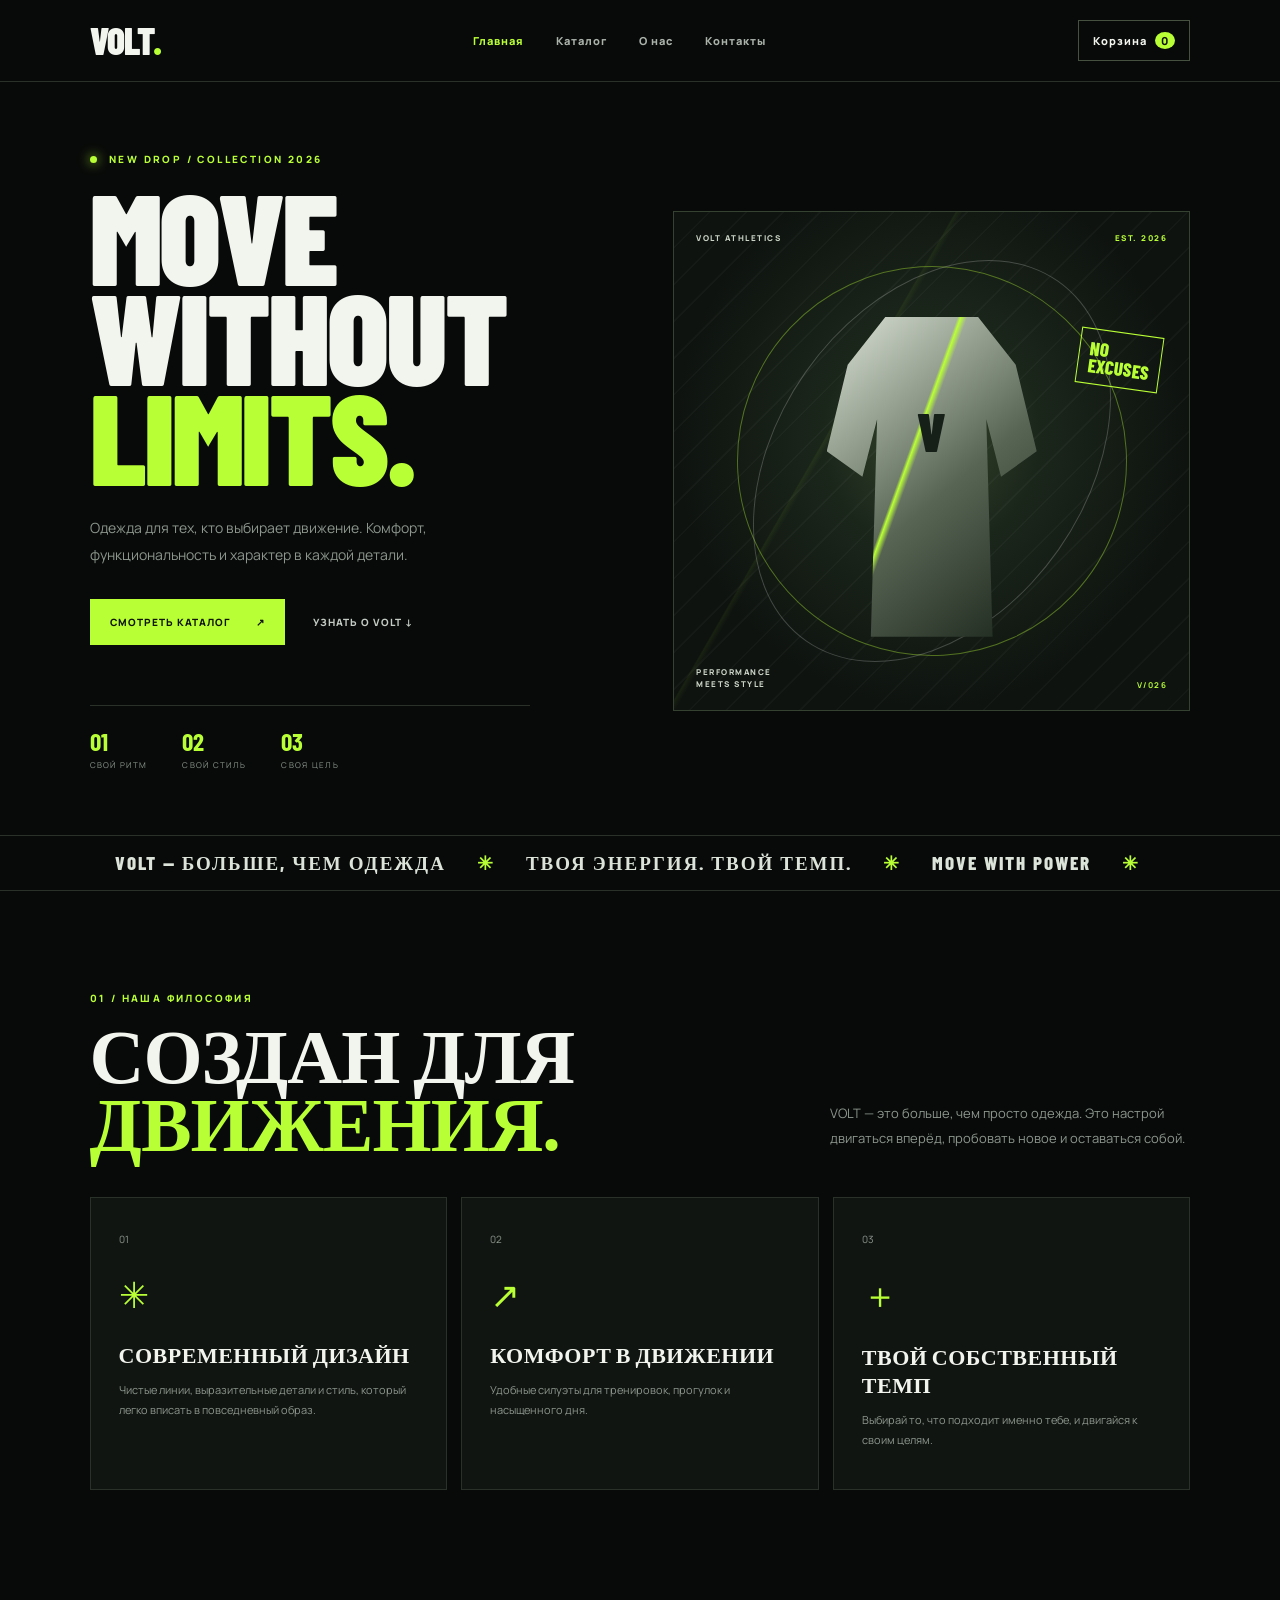
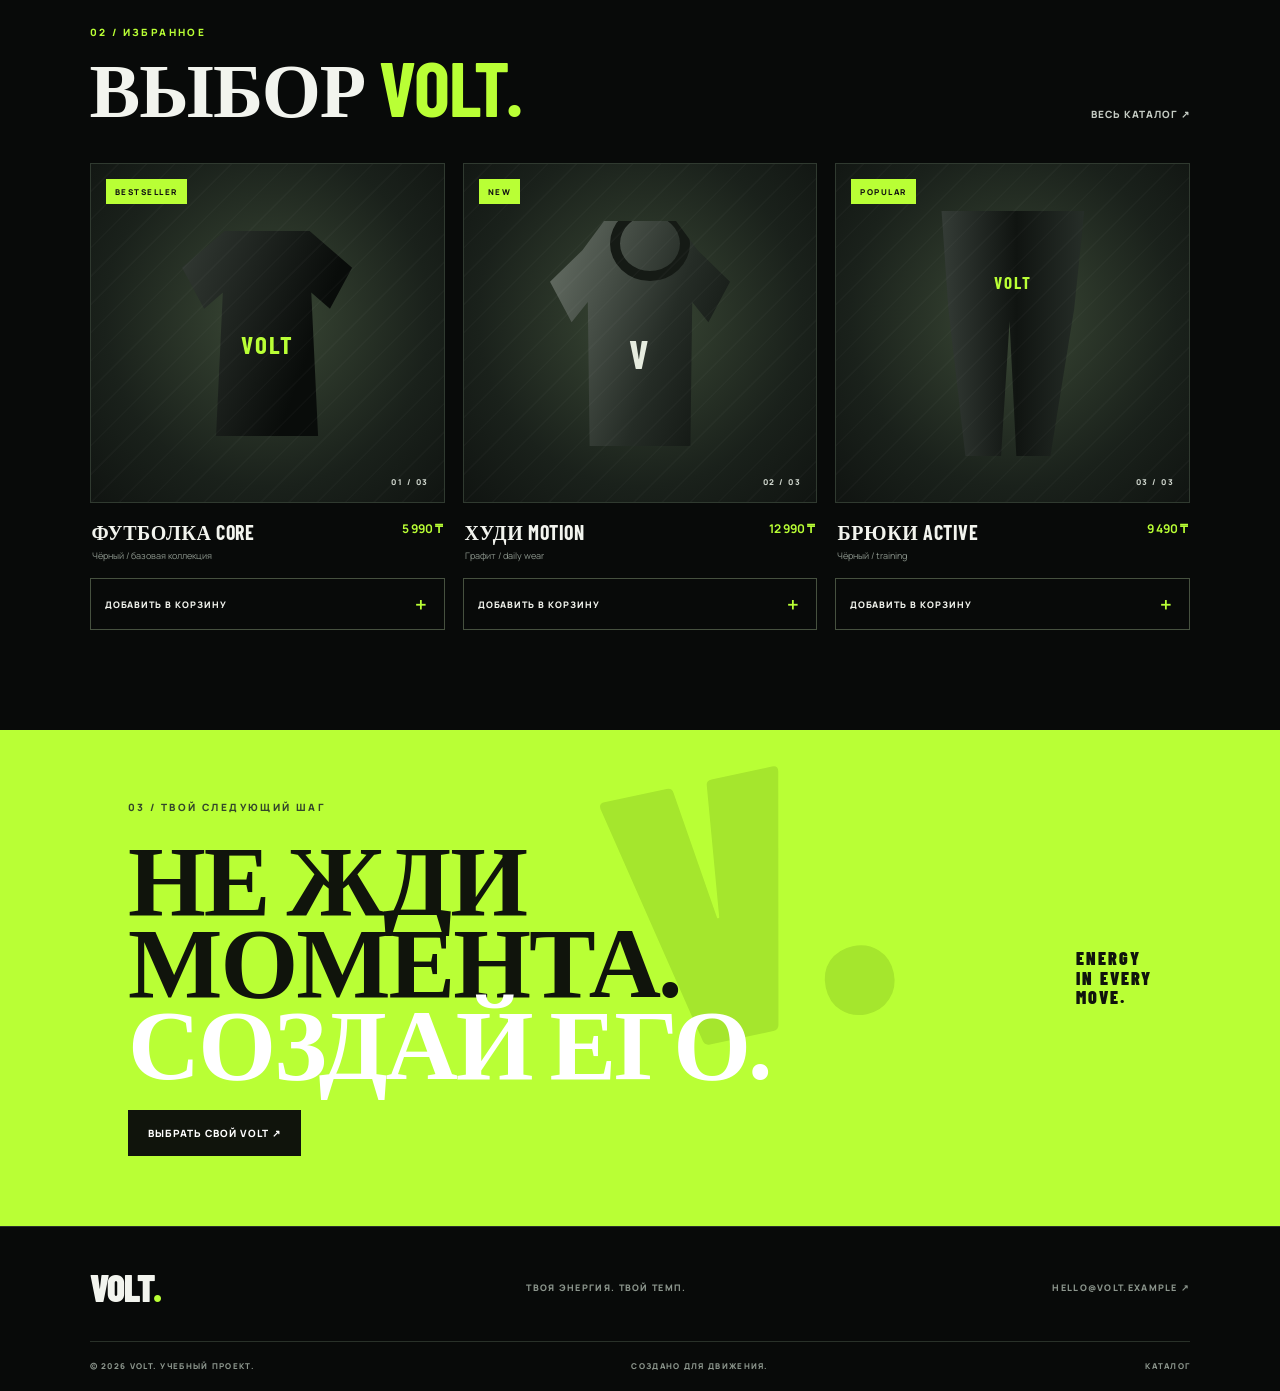
<file: index.html>
<!DOCTYPE html>
<html lang="ru">
<head>
  <meta charset="UTF-8"><meta name="viewport" content="width=device-width, initial-scale=1.0">
  <meta name="description" content="VOLT — спортивная одежда для твоего движения.">
  <title>VOLT — спортивная одежда</title><link rel="stylesheet" href="style.css">
  <script src="script.js" defer></script>
</head>
<body>
<header class="site-header">
  <a class="brand" href="index.html">VOLT<span>.</span></a>
  <button class="menu-toggle" aria-label="Открыть меню" aria-expanded="false">☰</button>
  <nav class="main-nav" aria-label="Главная навигация">
    <a class="current" href="index.html">Главная</a><a href="catalog.html">Каталог</a><a href="#about">О нас</a><a href="#contacts">Контакты</a>
  </nav>
  <a class="cart-link" href="cart.html" aria-label="Корзина">Корзина <span class="cart-count">0</span></a>
</header>
<main>
  <section class="hero">
    <div class="hero-copy">
      <p class="kicker"><span class="pulse"></span> NEW DROP / COLLECTION 2026</p>
      <h1>MOVE<br>WITHOUT<br><em>LIMITS.</em></h1>
      <p class="hero-description">Одежда для тех, кто выбирает движение. Комфорт, функциональность и характер в каждой детали.</p>
      <div class="hero-actions"><a class="button button-green" href="catalog.html">СМОТРЕТЬ КАТАЛОГ <span>↗</span></a><a class="text-link" href="#about">УЗНАТЬ О VOLT ↓</a></div>
      <div class="hero-stats"><div><strong>01</strong><span>СВОЙ РИТМ</span></div><div><strong>02</strong><span>СВОЙ СТИЛЬ</span></div><div><strong>03</strong><span>СВОЯ ЦЕЛЬ</span></div></div>
    </div>
    <div class="hero-visual" aria-label="Графическая композиция спортивной коллекции">
      <div class="visual-top">VOLT ATHLETICS <span>EST. 2026</span></div><div class="orbit orbit-one"></div><div class="orbit orbit-two"></div>
      <div class="visual-silhouette"><span>V</span></div><div class="visual-stamp">NO<br>EXCUSES</div><div class="visual-bottom"><span>PERFORMANCE<br>MEETS STYLE</span><b>V/026</b></div>
    </div>
  </section>

  <section class="ticker" aria-label="Слоган"><div>VOLT — БОЛЬШЕ, ЧЕМ ОДЕЖДА <span>✳</span> ТВОЯ ЭНЕРГИЯ. ТВОЙ ТЕМП. <span>✳</span> MOVE WITH POWER <span>✳</span></div></section>

  <section class="section" id="about">
    <div class="section-head"><div><p class="kicker">01 / НАША ФИЛОСОФИЯ</p><h2>СОЗДАН ДЛЯ<br><em>ДВИЖЕНИЯ.</em></h2></div><p class="section-intro">VOLT — это больше, чем просто одежда. Это настрой двигаться вперёд, пробовать новое и оставаться собой.</p></div>
    <div class="feature-grid">
      <article class="feature"><span class="feature-number">01</span><div class="feature-symbol">✳</div><h3>СОВРЕМЕННЫЙ ДИЗАЙН</h3><p>Чистые линии, выразительные детали и стиль, который легко вписать в повседневный образ.</p></article>
      <article class="feature"><span class="feature-number">02</span><div class="feature-symbol">↗</div><h3>КОМФОРТ В ДВИЖЕНИИ</h3><p>Удобные силуэты для тренировок, прогулок и насыщенного дня.</p></article>
      <article class="feature"><span class="feature-number">03</span><div class="feature-symbol">＋</div><h3>ТВОЙ СОБСТВЕННЫЙ ТЕМП</h3><p>Выбирай то, что подходит именно тебе, и двигайся к своим целям.</p></article>
    </div>
  </section>

  <section class="section collection">
    <div class="section-head"><div><p class="kicker">02 / ИЗБРАННОЕ</p><h2>ВЫБОР <em>VOLT.</em></h2></div><a class="text-link" href="catalog.html">ВЕСЬ КАТАЛОГ ↗</a></div>
    <div class="product-grid">
      <article class="product-card"><a class="product-art art-tee" href="catalog.html" aria-label="Посмотреть футболку"><span class="art-tag">BESTSELLER</span><div class="shirt-shape"><b>VOLT</b></div><span class="art-index">01 / 03</span></a><div class="product-meta"><div><h3>ФУТБОЛКА CORE</h3><p>Чёрный / базовая коллекция</p></div><strong>5 990 ₸</strong></div><button class="add-button" data-add="tee">ДОБАВИТЬ В КОРЗИНУ <span>＋</span></button></article>
      <article class="product-card"><a class="product-art art-hoodie" href="catalog.html" aria-label="Посмотреть худи"><span class="art-tag">NEW</span><div class="hoodie-shape"><b>V</b></div><span class="art-index">02 / 03</span></a><div class="product-meta"><div><h3>ХУДИ MOTION</h3><p>Графит / daily wear</p></div><strong>12 990 ₸</strong></div><button class="add-button" data-add="hoodie">ДОБАВИТЬ В КОРЗИНУ <span>＋</span></button></article>
      <article class="product-card"><a class="product-art art-pants" href="catalog.html" aria-label="Посмотреть брюки"><span class="art-tag">POPULAR</span><div class="pants-shape"><b>VOLT</b></div><span class="art-index">03 / 03</span></a><div class="product-meta"><div><h3>БРЮКИ ACTIVE</h3><p>Чёрный / training</p></div><strong>9 490 ₸</strong></div><button class="add-button" data-add="pants">ДОБАВИТЬ В КОРЗИНУ <span>＋</span></button></article>
    </div>
  </section>

  <section class="manifesto"><div class="manifesto-mark">V.</div><div><p class="kicker">03 / ТВОЙ СЛЕДУЮЩИЙ ШАГ</p><h2>НЕ ЖДИ<br>МОМЕНТА.<br><em>СОЗДАЙ ЕГО.</em></h2><a class="button button-dark" href="catalog.html">ВЫБРАТЬ СВОЙ VOLT ↗</a></div><p class="manifesto-side">ENERGY<br>IN EVERY<br>MOVE.</p></section>
</main>
<footer class="footer" id="contacts"><div class="footer-main"><a class="brand" href="index.html">VOLT<span>.</span></a><p>ТВОЯ ЭНЕРГИЯ. ТВОЙ ТЕМП.</p><a href="mailto:hello@volt.example">HELLO@VOLT.EXAMPLE ↗</a></div><div class="footer-bottom"><span>© 2026 VOLT. УЧЕБНЫЙ ПРОЕКТ.</span><span>СОЗДАНО ДЛЯ ДВИЖЕНИЯ.</span><a href="catalog.html">КАТАЛОГ</a></div></footer>
</body></html>
</file>
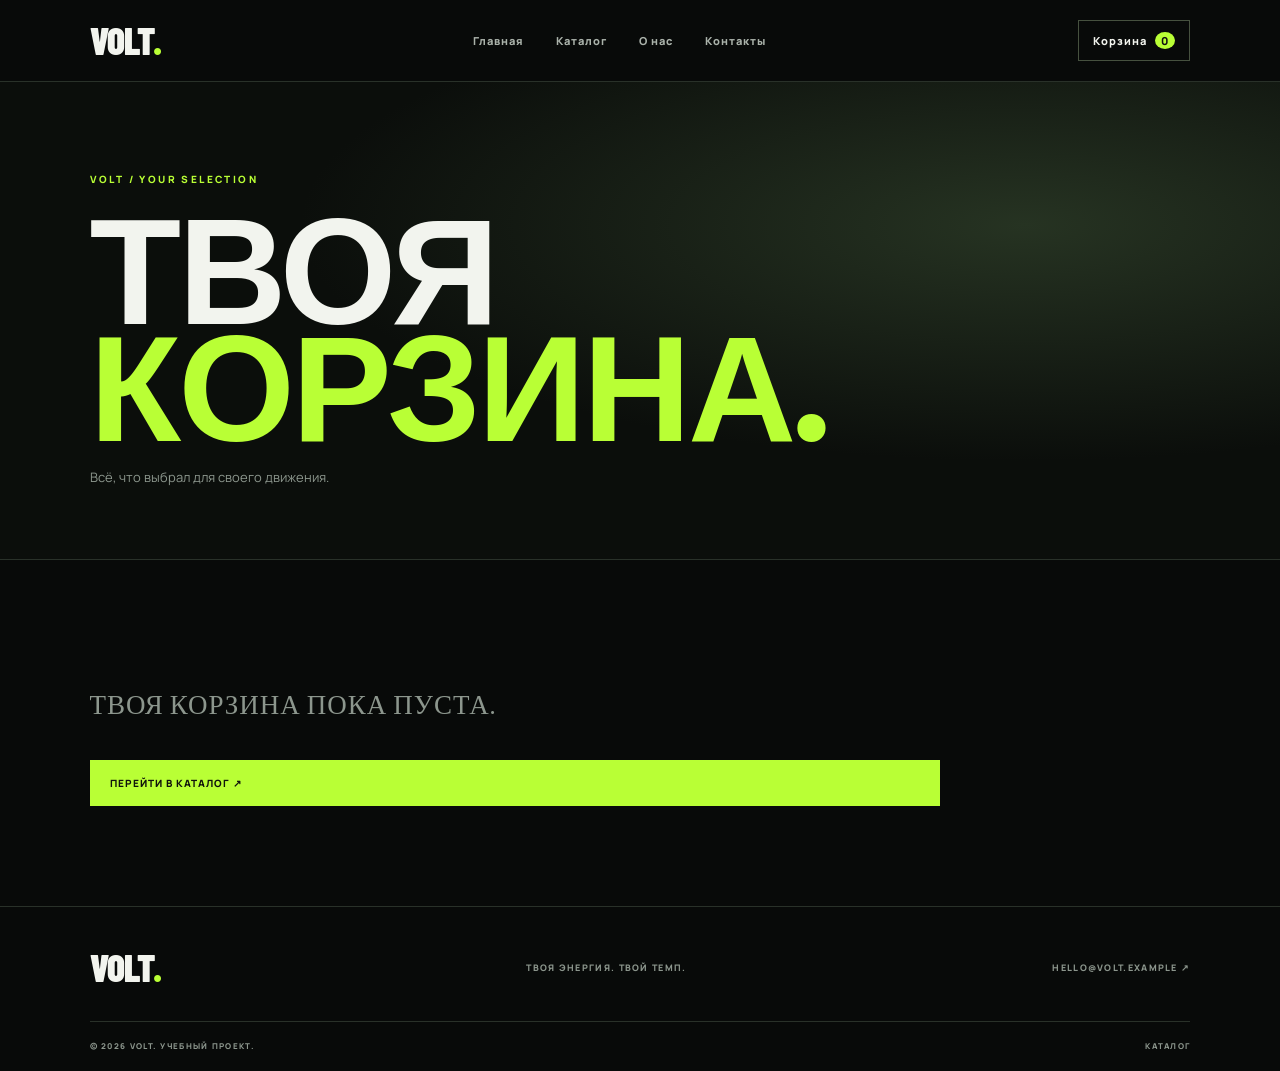
<file: cart.html>
<!DOCTYPE html>
<html lang="ru"><head><meta charset="UTF-8"><meta name="viewport" content="width=device-width, initial-scale=1.0"><title>Корзина — VOLT</title><link rel="stylesheet" href="style.css"><script src="script.js" defer></script></head>
<body><header class="site-header"><a class="brand" href="index.html">VOLT<span>.</span></a><button class="menu-toggle" aria-label="Открыть меню" aria-expanded="false">☰</button><nav class="main-nav"><a href="index.html">Главная</a><a href="catalog.html">Каталог</a><a href="index.html#about">О нас</a><a href="index.html#contacts">Контакты</a></nav><a class="cart-link current-cart" href="cart.html">Корзина <span class="cart-count">0</span></a></header>
<main><section class="catalog-hero cart-hero"><p class="kicker">VOLT / YOUR SELECTION</p><h1>ТВОЯ<br><em>КОРЗИНА.</em></h1><p>Всё, что выбрал для своего движения.</p></section><section class="section cart-section"><div id="cart-items" class="cart-items"><p class="empty-cart">ТВОЯ КОРЗИНА ПОКА ПУСТА.</p><a class="button button-green" href="catalog.html">ПЕРЕЙТИ В КАТАЛОГ ↗</a></div><div id="cart-total" class="cart-total" hidden></div></section></main>
<footer class="footer"><div class="footer-main"><a class="brand" href="index.html">VOLT<span>.</span></a><p>ТВОЯ ЭНЕРГИЯ. ТВОЙ ТЕМП.</p><a href="mailto:hello@volt.example">HELLO@VOLT.EXAMPLE ↗</a></div><div class="footer-bottom"><span>© 2026 VOLT. УЧЕБНЫЙ ПРОЕКТ.</span><a href="catalog.html">КАТАЛОГ</a></div></footer></body></html>
</file>
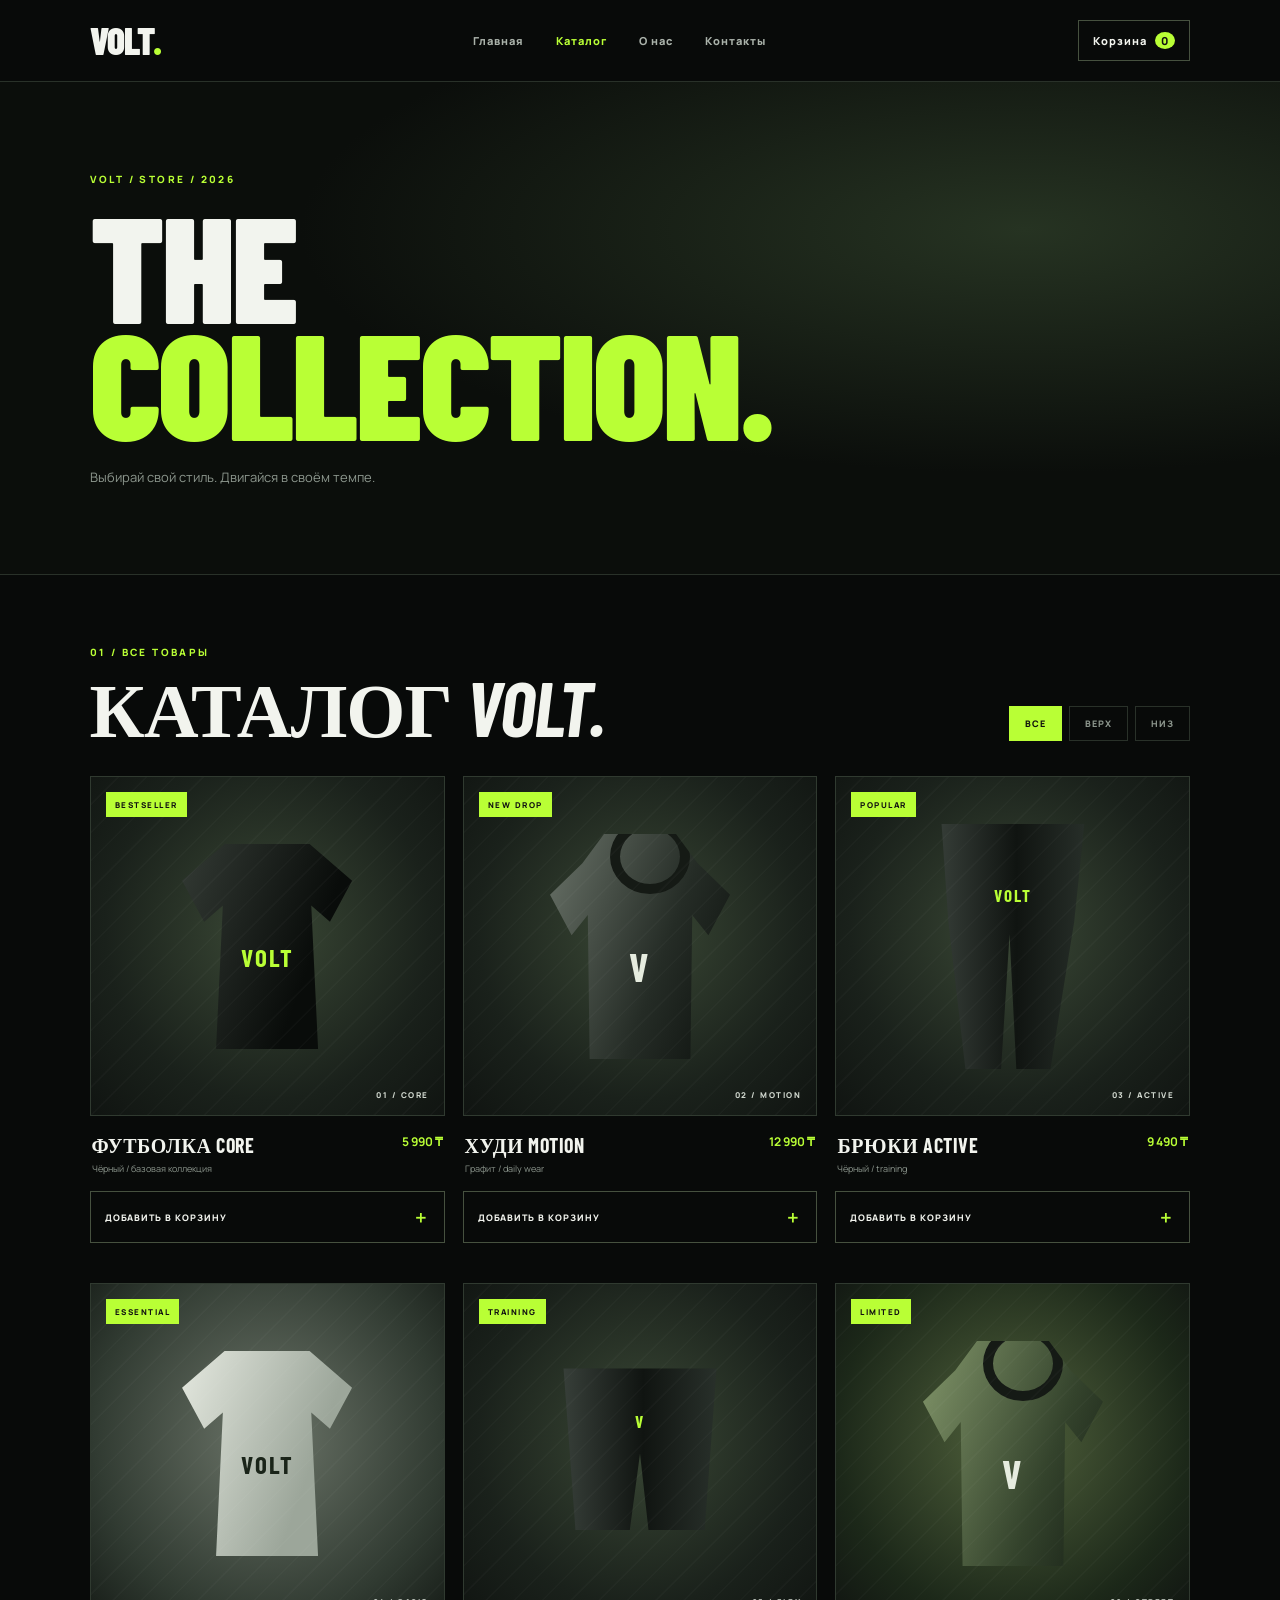
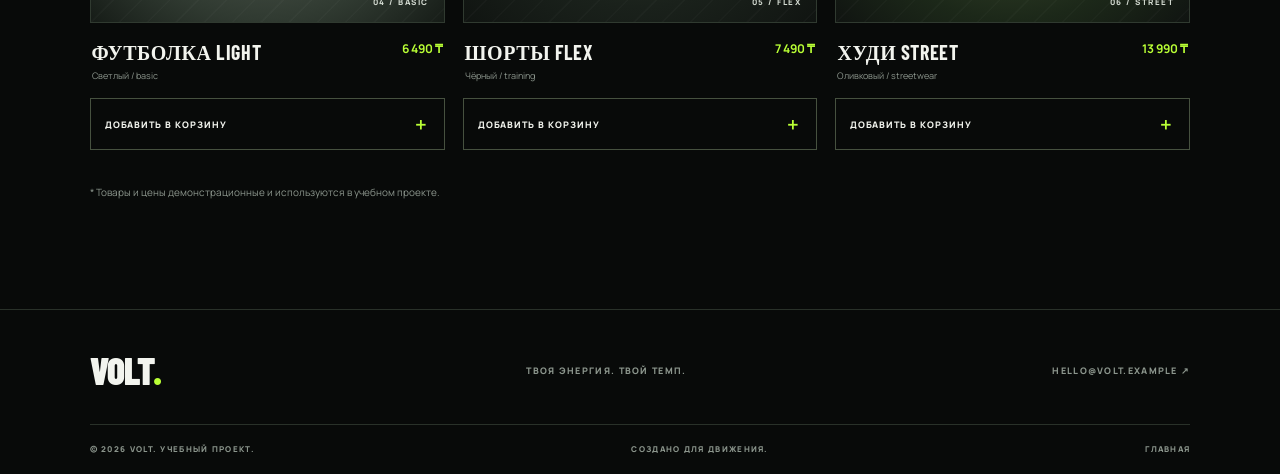
<file: catalog.html>
<!DOCTYPE html>
<html lang="ru">
<head><meta charset="UTF-8"><meta name="viewport" content="width=device-width, initial-scale=1.0"><meta name="description" content="Каталог одежды VOLT"><title>Каталог — VOLT</title><link rel="stylesheet" href="style.css"><script src="script.js" defer></script></head>
<body>
<header class="site-header"><a class="brand" href="index.html">VOLT<span>.</span></a><button class="menu-toggle" aria-label="Открыть меню" aria-expanded="false">☰</button><nav class="main-nav"><a href="index.html">Главная</a><a class="current" href="catalog.html">Каталог</a><a href="index.html#about">О нас</a><a href="index.html#contacts">Контакты</a></nav><a class="cart-link" href="cart.html">Корзина <span class="cart-count">0</span></a></header>
<main><section class="catalog-hero"><p class="kicker">VOLT / STORE / 2026</p><h1>THE<br><em>COLLECTION.</em></h1><p>Выбирай свой стиль. Двигайся в своём темпе.</p></section>
<section class="section catalog-section"><div class="catalog-toolbar"><div><p class="kicker">01 / ВСЕ ТОВАРЫ</p><h2>КАТАЛОГ <em>VOLT.</em></h2></div><div class="filters" role="group" aria-label="Фильтр товаров"><button class="filter active" data-filter="all">ВСЕ</button><button class="filter" data-filter="top">ВЕРХ</button><button class="filter" data-filter="bottom">НИЗ</button></div></div>
<div class="product-grid catalog-grid">
<article class="product-card" data-category="top"><div class="product-art art-tee"><span class="art-tag">BESTSELLER</span><div class="shirt-shape"><b>VOLT</b></div><span class="art-index">01 / CORE</span></div><div class="product-meta"><div><h3>ФУТБОЛКА CORE</h3><p>Чёрный / базовая коллекция</p></div><strong>5 990 ₸</strong></div><button class="add-button" data-add="tee">ДОБАВИТЬ В КОРЗИНУ <span>＋</span></button></article>
<article class="product-card" data-category="top"><div class="product-art art-hoodie"><span class="art-tag">NEW DROP</span><div class="hoodie-shape"><b>V</b></div><span class="art-index">02 / MOTION</span></div><div class="product-meta"><div><h3>ХУДИ MOTION</h3><p>Графит / daily wear</p></div><strong>12 990 ₸</strong></div><button class="add-button" data-add="hoodie">ДОБАВИТЬ В КОРЗИНУ <span>＋</span></button></article>
<article class="product-card" data-category="bottom"><div class="product-art art-pants"><span class="art-tag">POPULAR</span><div class="pants-shape"><b>VOLT</b></div><span class="art-index">03 / ACTIVE</span></div><div class="product-meta"><div><h3>БРЮКИ ACTIVE</h3><p>Чёрный / training</p></div><strong>9 490 ₸</strong></div><button class="add-button" data-add="pants">ДОБАВИТЬ В КОРЗИНУ <span>＋</span></button></article>
<article class="product-card" data-category="top"><div class="product-art art-tee art-tee-light"><span class="art-tag">ESSENTIAL</span><div class="shirt-shape"><b>VOLT</b></div><span class="art-index">04 / BASIC</span></div><div class="product-meta"><div><h3>ФУТБОЛКА LIGHT</h3><p>Светлый / basic</p></div><strong>6 490 ₸</strong></div><button class="add-button" data-add="lighttee">ДОБАВИТЬ В КОРЗИНУ <span>＋</span></button></article>
<article class="product-card" data-category="bottom"><div class="product-art art-pants art-shorts"><span class="art-tag">TRAINING</span><div class="pants-shape"><b>V</b></div><span class="art-index">05 / FLEX</span></div><div class="product-meta"><div><h3>ШОРТЫ FLEX</h3><p>Чёрный / training</p></div><strong>7 490 ₸</strong></div><button class="add-button" data-add="shorts">ДОБАВИТЬ В КОРЗИНУ <span>＋</span></button></article>
<article class="product-card" data-category="top"><div class="product-art art-hoodie art-hoodie-green"><span class="art-tag">LIMITED</span><div class="hoodie-shape"><b>V</b></div><span class="art-index">06 / STREET</span></div><div class="product-meta"><div><h3>ХУДИ STREET</h3><p>Оливковый / streetwear</p></div><strong>13 990 ₸</strong></div><button class="add-button" data-add="greenhoodie">ДОБАВИТЬ В КОРЗИНУ <span>＋</span></button></article>
</div><p class="demo-note">* Товары и цены демонстрационные и используются в учебном проекте.</p></section></main>
<footer class="footer" id="contacts"><div class="footer-main"><a class="brand" href="index.html">VOLT<span>.</span></a><p>ТВОЯ ЭНЕРГИЯ. ТВОЙ ТЕМП.</p><a href="mailto:hello@volt.example">HELLO@VOLT.EXAMPLE ↗</a></div><div class="footer-bottom"><span>© 2026 VOLT. УЧЕБНЫЙ ПРОЕКТ.</span><span>СОЗДАНО ДЛЯ ДВИЖЕНИЯ.</span><a href="index.html">ГЛАВНАЯ</a></div></footer>
</body></html>
</file>
<file: style.css>
@import url('https://fonts.googleapis.com/css2?family=Barlow+Condensed:wght@500;600;700;800;900&family=Manrope:wght@400;500;600;700;800&display=swap');
:root{--black:#080a09;--panel:#111512;--panel2:#171d18;--green:#b9ff35;--white:#f2f4ee;--muted:#8c968d;--line:#293129}
*{box-sizing:border-box}html{scroll-behavior:smooth}body{margin:0;background:var(--black);color:var(--white);font-family:Manrope,Arial,sans-serif}a{color:inherit;text-decoration:none}button{font:inherit}.site-header{height:82px;padding:0 7%;display:flex;align-items:center;justify-content:space-between;border-bottom:1px solid var(--line);position:relative;z-index:5;background:#080a09}.brand{font-family:'Barlow Condensed',sans-serif;font-weight:900;font-size:37px;letter-spacing:-1px;line-height:1}.brand span{color:var(--green)}.main-nav{display:flex;gap:32px}.main-nav a,.cart-link{font-size:11px;font-weight:800;letter-spacing:1px;color:#aab2aa;transition:.2s}.main-nav a:hover,.main-nav a:focus,.main-nav .current,.cart-link:hover{color:var(--green)}.cart-link{border:1px solid #46513f;padding:11px 14px;color:var(--white)}.cart-count{display:inline-grid;place-items:center;background:var(--green);color:#111;padding:1px 6px;border-radius:50%;margin-left:5px}.menu-toggle{display:none;background:none;border:0;color:var(--green);font-size:25px}.hero{min-height:650px;padding:70px 7% 65px;display:grid;grid-template-columns:1fr 1fr;gap:6%;align-items:center;overflow:hidden}.kicker{font-size:10px;font-weight:800;letter-spacing:2.4px;color:var(--green);margin:0 0 20px}.pulse{display:inline-block;width:7px;height:7px;border-radius:50%;background:var(--green);box-shadow:0 0 12px var(--green);margin-right:8px}.hero h1,.catalog-hero h1{font-family:'Barlow Condensed',sans-serif;font-size:clamp(76px,10vw,142px);line-height:.78;letter-spacing:-3px;margin:0;font-weight:900}.hero h1 em,.catalog-hero h1 em,.section-head h2 em{font-style:normal;color:var(--green)}.hero-description{max-width:430px;color:var(--muted);font-size:14px;line-height:1.9;margin:30px 0}.hero-actions{display:flex;align-items:center;gap:28px;flex-wrap:wrap}.button{display:inline-flex;align-items:center;justify-content:space-between;gap:25px;padding:16px 20px;font-size:10px;font-weight:900;letter-spacing:1px;transition:.2s}.button-green{background:var(--green);color:#10140c}.button-green:hover,.button-green:focus{background:#d0ff77;transform:translateY(-3px)}.text-link{font-size:10px;font-weight:800;letter-spacing:1px;color:#c4cbc3}.text-link:hover{color:var(--green)}.hero-stats{display:flex;gap:35px;margin-top:60px;padding-top:20px;border-top:1px solid var(--line);max-width:440px}.hero-stats div{display:flex;flex-direction:column;gap:3px}.hero-stats strong{font-family:'Barlow Condensed';font-size:25px;color:var(--green)}.hero-stats span{font-size:8px;letter-spacing:1.3px;color:var(--muted)}.hero-visual{height:500px;position:relative;overflow:hidden;background:radial-gradient(ellipse at 50% 45%,#35452b 0,#1b261b 30%,#0e130f 70%);border:1px solid #354232}.hero-visual:before{content:"";position:absolute;inset:0;background:linear-gradient(120deg,transparent 35%,#b9ff3510 35.2%,transparent 36%),repeating-linear-gradient(135deg,transparent 0 24px,#ffffff08 25px 26px)}.visual-top,.visual-bottom{position:absolute;left:22px;right:22px;display:flex;justify-content:space-between;font-size:8px;font-weight:800;letter-spacing:1.5px;color:#cbd4c6}.visual-top{top:20px}.visual-top span,.visual-bottom b{color:var(--green)}.visual-bottom{bottom:20px;align-items:end}.visual-bottom span{line-height:1.5}.orbit{position:absolute;border:1px solid #b9ff3560;border-radius:50%;width:390px;height:390px;left:50%;top:50%;transform:translate(-50%,-50%) rotate(-25deg)}.orbit-two{width:310px;height:440px;transform:translate(-50%,-50%) rotate(35deg);border-color:#ffffff35}.visual-silhouette{position:absolute;left:50%;top:50%;transform:translate(-50%,-45%);width:210px;height:320px;background:linear-gradient(140deg,#dce4d7,#586554 55%,#1b251b);clip-path:polygon(28% 0,72% 0,90% 15%,100% 42%,83% 50%,76% 32%,79% 100%,21% 100%,24% 32%,17% 50%,0 42%,10% 15%);filter:drop-shadow(0 20px 25px #000)}.visual-silhouette:after{content:"";position:absolute;inset:0;background:linear-gradient(110deg,transparent 40%,#b9ff35 41%,transparent 43%)}.visual-silhouette span{position:absolute;top:80px;left:0;right:0;text-align:center;color:#172018;font-family:'Barlow Condensed';font-size:55px;font-weight:900;z-index:2}.visual-stamp{position:absolute;right:28px;top:120px;border:1px solid var(--green);color:var(--green);padding:10px;font-family:'Barlow Condensed';font-size:19px;font-weight:800;line-height:.9;transform:rotate(8deg)}.ticker{overflow:hidden;border-top:1px solid var(--line);border-bottom:1px solid var(--line);padding:15px 0;white-space:nowrap;color:#dce3d9;font-family:'Barlow Condensed';font-size:19px;font-weight:800;letter-spacing:2px}.ticker div{text-align:center}.ticker span{color:var(--green);padding:0 25px}.section{padding:100px 7%}.section-head{display:flex;align-items:end;justify-content:space-between;gap:30px;margin-bottom:42px}.section-head h2,.catalog-toolbar h2{font-family:'Barlow Condensed';font-size:clamp(48px,6vw,76px);line-height:.9;margin:0;letter-spacing:-1px}.section-head .kicker,.catalog-toolbar .kicker{margin-bottom:14px}.section-intro{max-width:360px;color:var(--muted);font-size:13px;line-height:1.9;margin:0 0 5px}.feature-grid{display:grid;grid-template-columns:repeat(3,1fr);gap:14px}.feature{position:relative;background:var(--panel);border:1px solid var(--line);padding:28px;min-height:230px;transition:.25s}.feature:hover{border-color:#8bbd36;transform:translateY(-4px)}.feature-number{font-size:10px;color:var(--muted)}.feature-symbol{font-size:36px;color:var(--green);margin:22px 0}.feature h3{font-family:'Barlow Condensed';font-size:22px;margin:0 0 8px;letter-spacing:.5px}.feature p{font-size:11px;line-height:1.8;color:var(--muted);max-width:290px}.collection{padding-top:35px}.product-grid{display:grid;grid-template-columns:repeat(3,1fr);gap:18px}.product-card{min-width:0}.product-art{height:340px;position:relative;display:grid;place-items:center;overflow:hidden;background:radial-gradient(ellipse at 50% 45%,#3b4936,#1a211b 65%,#101411);border:1px solid #303a30}.product-art:after{content:"";position:absolute;inset:0;background:repeating-linear-gradient(135deg,transparent 0 18px,#ffffff06 19px 20px);pointer-events:none}.art-tag,.art-index{position:absolute;z-index:2;font-size:8px;letter-spacing:1.5px;font-weight:900}.art-tag{top:15px;left:15px;background:var(--green);color:#111;padding:7px 9px}.art-index{bottom:15px;right:15px;color:#d1d8cf}.shirt-shape{width:170px;height:205px;position:relative;background:linear-gradient(110deg,#333a34,#090c0a 70%);clip-path:polygon(25% 0,75% 0,100% 18%,87% 38%,76% 30%,80% 100%,20% 100%,24% 30%,13% 38%,0 18%);filter:drop-shadow(0 15px 15px #000)}.shirt-shape b,.hoodie-shape b,.pants-shape b{position:absolute;top:48%;left:0;right:0;text-align:center;color:var(--green);font-family:'Barlow Condensed';font-size:25px;letter-spacing:2px}.hoodie-shape{width:180px;height:225px;position:relative;background:linear-gradient(110deg,#697268,#252c26 60%,#0c100d);clip-path:polygon(30% 0,70% 0,82% 13%,100% 27%,88% 45%,79% 36%,78% 100%,22% 100%,21% 36%,12% 45%,0 27%,18% 13%);filter:drop-shadow(0 15px 15px #000)}.hoodie-shape:before{content:"";position:absolute;width:60px;height:55px;border:10px solid #151a15;border-radius:50%;left:60px;top:-15px}.hoodie-shape b{font-size:40px;color:#e6ecdf}.pants-shape{width:170px;height:245px;position:relative;background:linear-gradient(90deg,#3b433d,#101411 52%,#2b332d);clip-path:polygon(8% 0,92% 0,86% 40%,72% 100%,52% 100%,48% 45%,43% 100%,22% 100%,12% 40%);filter:drop-shadow(0 15px 15px #000)}.pants-shape b{top:25%;font-size:17px}.art-tee-light{background:radial-gradient(ellipse at 50% 45%,#6c7569,#303a31 70%,#161c17)}.art-tee-light .shirt-shape{background:linear-gradient(110deg,#e4e8df,#9ca69a 70%)}.art-tee-light .shirt-shape b{color:#1a2419}.art-shorts .pants-shape{height:170px;clip-path:polygon(5% 0,95% 0,88% 95%,55% 95%,50% 50%,44% 95%,12% 95%)}.art-hoodie-green{background:radial-gradient(ellipse at 50% 45%,#52633d,#1c2819 70%,#101411)}.art-hoodie-green .hoodie-shape{background:linear-gradient(110deg,#82966a,#34432c 65%,#172016)}.product-meta{display:flex;justify-content:space-between;gap:10px;padding:17px 2px 12px}.product-meta h3{font-family:'Barlow Condensed';font-size:20px;letter-spacing:.6px;margin:0}.product-meta p{font-size:9px;color:var(--muted);margin:4px 0}.product-meta strong{font-size:12px;color:var(--green);white-space:nowrap}.add-button{width:100%;display:flex;justify-content:space-between;align-items:center;background:transparent;border:1px solid #46513f;color:var(--white);padding:13px 14px;font-size:9px;letter-spacing:1px;font-weight:900;cursor:pointer;transition:.2s}.add-button span{font-size:17px;color:var(--green)}.add-button:hover,.add-button:focus{background:var(--green);color:#10140c;border-color:var(--green)}.add-button:hover span,.add-button:focus span{color:#10140c}.manifesto{position:relative;overflow:hidden;background:var(--green);color:#10140c;padding:70px 10%;display:flex;align-items:center;justify-content:space-between;gap:30px}.manifesto .kicker{color:#34472a}.manifesto h2{font-family:'Barlow Condensed';font-size:clamp(55px,8vw,100px);line-height:.82;margin:0 0 30px;letter-spacing:-2px}.manifesto h2 em{font-style:normal;color:#fff}.manifesto-mark{font-family:'Barlow Condensed';font-size:clamp(180px,30vw,370px);font-weight:900;line-height:1;color:#a5e62d;position:absolute;left:48%;top:-30px;transform:rotate(-12deg)}.manifesto>div:nth-child(2),.manifesto-side{position:relative;z-index:1}.button-dark{background:#10140c;color:white}.button-dark:hover{background:#263321}.manifesto-side{font-family:'Barlow Condensed';font-size:18px;font-weight:900;letter-spacing:2px;line-height:1.1}.footer{padding:42px 7% 20px;border-top:1px solid var(--line)}.footer-main{display:flex;align-items:center;justify-content:space-between;gap:20px;padding-bottom:35px}.footer-main p,.footer-main>a:last-child,.footer-bottom{font-size:9px;letter-spacing:1.3px;font-weight:800;color:var(--muted)}.footer-main>a:last-child:hover,.footer-bottom a:hover{color:var(--green)}.footer-bottom{border-top:1px solid var(--line);padding-top:18px;display:flex;justify-content:space-between;gap:15px;flex-wrap:wrap;font-size:8px}
.catalog-hero{padding:90px 7% 75px;background:radial-gradient(ellipse at 80% 30%,#263322,transparent 50%),#0b0e0b;border-bottom:1px solid var(--line)}.catalog-hero h1{font-size:clamp(80px,12vw,150px)}.catalog-hero>p:last-child{color:var(--muted);font-size:13px;margin-top:28px}.catalog-section{padding-top:70px}.catalog-toolbar{display:flex;align-items:end;justify-content:space-between;gap:20px;margin-bottom:35px}.filters{display:flex;gap:7px;flex-wrap:wrap}.filter{background:transparent;border:1px solid var(--line);color:var(--muted);padding:10px 15px;font-size:9px;font-weight:900;letter-spacing:1px;cursor:pointer}.filter.active,.filter:hover,.filter:focus{background:var(--green);border-color:var(--green);color:#10140c}.catalog-grid{row-gap:40px}.demo-note{margin-top:35px;color:var(--muted);font-size:10px}.cart-hero{padding-bottom:60px}.cart-section{min-height:320px}.empty-cart{font-family:'Barlow Condensed';font-size:27px;letter-spacing:1px;color:var(--muted)}.cart-items{display:grid;gap:12px;max-width:850px}.cart-row{display:grid;grid-template-columns:1fr auto auto;align-items:center;gap:25px;padding:18px;background:var(--panel);border:1px solid var(--line)}.cart-row h3{font-family:'Barlow Condensed';margin:0;font-size:21px}.cart-row p{margin:3px 0 0;color:var(--muted);font-size:10px}.cart-row strong{color:var(--green);font-size:12px}.remove-item{border:1px solid var(--line);background:none;color:var(--muted);padding:8px 12px;cursor:pointer}.remove-item:hover{border-color:var(--green);color:var(--green)}.cart-total{max-width:850px;margin-top:25px;padding:25px;border:1px solid var(--green);display:flex;justify-content:space-between;align-items:center}.cart-total strong{font-size:20px;color:var(--green)}.cart-total a{background:var(--green);color:#10140c;padding:12px 16px;font-size:10px;font-weight:900}.cart-total[hidden]{display:none}
@media(max-width:900px){.site-header{padding:0 5%}.hero{padding:60px 5%;gap:4%}.hero-visual{height:420px}.hero h1{font-size:clamp(75px,11vw,115px)}.section{padding:75px 5%}.product-art{height:290px}.catalog-hero{padding-left:5%;padding-right:5%}.footer{padding-left:5%;padding-right:5%}}
@media(max-width:650px){.site-header{height:auto;min-height:70px;flex-wrap:wrap;padding:17px 5%}.menu-toggle{display:block;order:2}.cart-link{order:3;padding:8px 10px}.main-nav{display:none;order:4;width:100%;padding:12px 0 5px;gap:0;flex-direction:column}.main-nav.open{display:flex}.main-nav a{padding:11px 0;border-top:1px solid var(--line)}.hero{grid-template-columns:1fr;padding-top:55px}.hero h1{font-size:clamp(78px,18vw,115px)}.hero-visual{height:340px;margin-top:10px}.hero-stats{margin-top:40px;justify-content:space-between;gap:12px}.section-head{align-items:flex-start;flex-direction:column}.section-intro{max-width:100%}.feature-grid{grid-template-columns:1fr}.feature{min-height:190px}.collection{padding-top:20px}.product-grid{grid-template-columns:1fr 1fr;gap:22px 12px}.product-art{height:230px}.shirt-shape{transform:scale(.78)}.hoodie-shape{transform:scale(.78)}.pants-shape{transform:scale(.78)}.product-meta{flex-direction:column;gap:4px;padding-top:12px}.product-meta h3{font-size:17px}.product-meta strong{font-size:11px}.add-button{font-size:8px;padding:11px 9px}.manifesto{padding:55px 7%}.manifesto-mark{left:35%;font-size:220px}.manifesto-side{display:none}.footer-main{align-items:flex-start;flex-direction:column;gap:12px}.catalog-hero{padding-top:65px}.catalog-toolbar{align-items:flex-start;flex-direction:column}.catalog-grid{row-gap:28px}.cart-row{grid-template-columns:1fr auto;gap:10px}.cart-row strong{grid-column:1}.remove-item{grid-column:2;grid-row:1/3}.cart-total{gap:15px;flex-wrap:wrap}}
@media(max-width:390px){.product-grid{grid-template-columns:1fr}.product-art{height:290px}.hero-actions{gap:17px}.button{padding:14px}.hero-stats span{font-size:7px}.catalog-hero h1{font-size:75px}}
</file>
